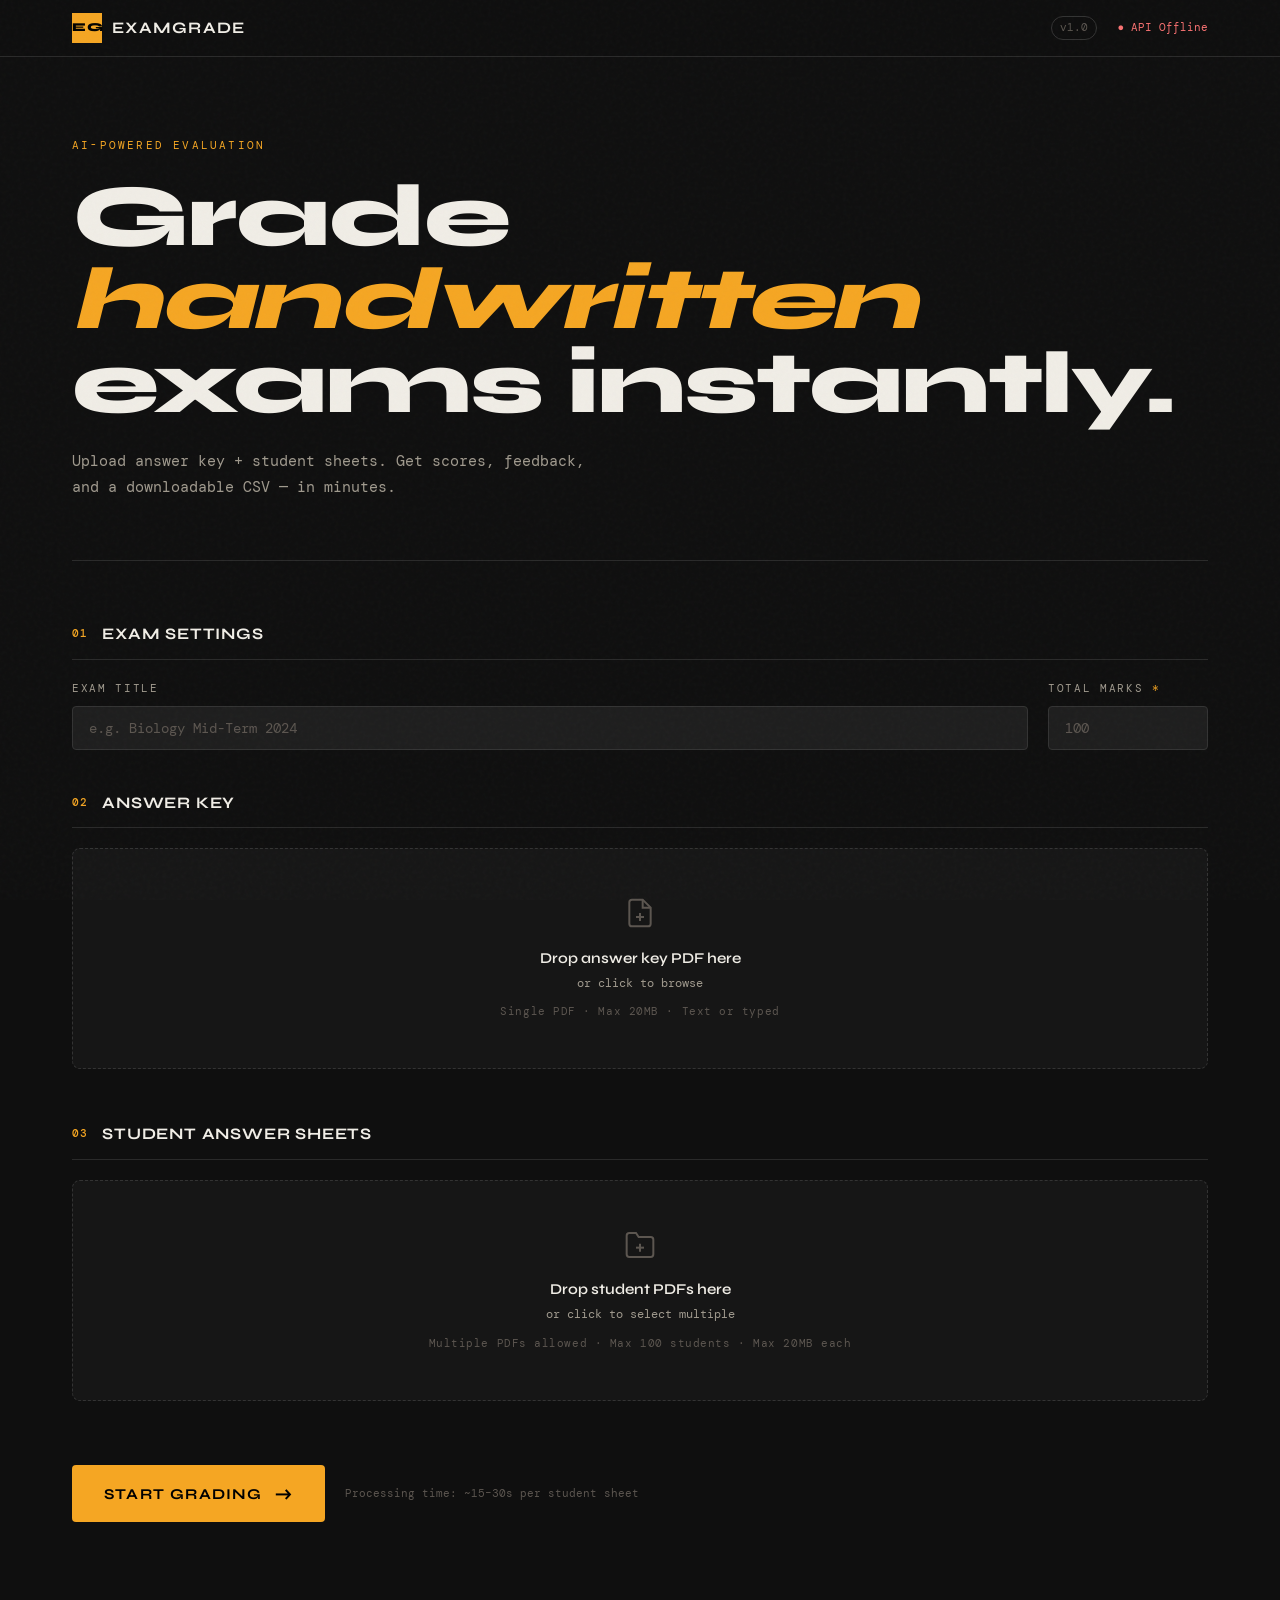
<file: frontend/index.html>
<!DOCTYPE html>
<html lang="en">
<head>
  <meta charset="UTF-8" />
  <meta name="viewport" content="width=device-width, initial-scale=1.0" />
  <title>ExamGrade — Automated Exam Evaluator</title>
  <link rel="preconnect" href="https://fonts.googleapis.com" />
  <link href="https://fonts.googleapis.com/css2?family=Syne:wght@400;600;700;800&family=DM+Mono:wght@300;400;500&display=swap" rel="stylesheet" />
  <link rel="stylesheet" href="css/style.css" />
</head>
<body>
  <div class="noise-overlay"></div>

  <header class="site-header">
    <div class="header-inner">
      <div class="logo">
        <span class="logo-mark">EG</span>
        <span class="logo-text">ExamGrade</span>
      </div>
      <nav class="header-nav">
        <span class="nav-tag">v1.0</span>
        <span class="nav-status" id="api-status">● Connecting...</span>
      </nav>
    </div>
  </header>

  <main class="main-content">
    <section class="hero">
      <div class="hero-label">AI-Powered Evaluation</div>
      <h1 class="hero-title">Grade<br/><em>handwritten</em><br/>exams instantly.</h1>
      <p class="hero-sub">Upload answer key + student sheets. Get scores, feedback, and a downloadable CSV — in minutes.</p>
    </section>

    <section class="upload-section">
      <form id="grade-form" class="grade-form">

        <!-- Exam Settings -->
        <div class="form-block">
          <div class="block-header">
            <span class="block-num">01</span>
            <span class="block-title">Exam Settings</span>
          </div>
          <div class="field-row">
            <div class="field-group">
              <label for="exam-title">Exam Title</label>
              <input type="text" id="exam-title" name="exam_title" placeholder="e.g. Biology Mid-Term 2024" />
            </div>
            <div class="field-group narrow">
              <label for="total-marks">Total Marks <span class="required">*</span></label>
              <input type="number" id="total-marks" name="total_marks" placeholder="100" min="1" max="1000" required />
            </div>
          </div>
        </div>

        <!-- Answer Key Upload -->
        <div class="form-block">
          <div class="block-header">
            <span class="block-num">02</span>
            <span class="block-title">Answer Key</span>
          </div>
          <div class="drop-zone" id="key-drop" data-target="answer-key-input">
            <div class="drop-icon">
              <svg width="32" height="32" viewBox="0 0 24 24" fill="none" stroke="currentColor" stroke-width="1.5">
                <path d="M14 2H6a2 2 0 0 0-2 2v16a2 2 0 0 0 2 2h12a2 2 0 0 0 2-2V8z"/>
                <polyline points="14 2 14 8 20 8"/>
                <line x1="12" y1="18" x2="12" y2="12"/>
                <line x1="9" y1="15" x2="15" y2="15"/>
              </svg>
            </div>
            <div class="drop-text">
              <strong>Drop answer key PDF here</strong>
              <span>or click to browse</span>
            </div>
            <div class="drop-hint">Single PDF · Max 20MB · Text or typed</div>
            <input type="file" id="answer-key-input" name="answer_key" accept=".pdf" required hidden />
          </div>
          <div class="file-preview" id="key-preview"></div>
        </div>

        <!-- Student Sheets Upload -->
        <div class="form-block">
          <div class="block-header">
            <span class="block-num">03</span>
            <span class="block-title">Student Answer Sheets</span>
          </div>
          <div class="drop-zone multi" id="sheets-drop" data-target="student-sheets-input">
            <div class="drop-icon">
              <svg width="32" height="32" viewBox="0 0 24 24" fill="none" stroke="currentColor" stroke-width="1.5">
                <path d="M22 19a2 2 0 0 1-2 2H4a2 2 0 0 1-2-2V5a2 2 0 0 1 2-2h5l2 3h9a2 2 0 0 1 2 2z"/>
                <line x1="12" y1="11" x2="12" y2="17"/>
                <line x1="9" y1="14" x2="15" y2="14"/>
              </svg>
            </div>
            <div class="drop-text">
              <strong>Drop student PDFs here</strong>
              <span>or click to select multiple</span>
            </div>
            <div class="drop-hint">Multiple PDFs allowed · Max 100 students · Max 20MB each</div>
            <input type="file" id="student-sheets-input" name="student_sheets" accept=".pdf" multiple required hidden />
          </div>
          <div class="sheets-list" id="sheets-list"></div>
        </div>

        <!-- Submit -->
        <div class="form-submit">
          <button type="submit" class="btn-grade" id="submit-btn">
            <span class="btn-text">Start Grading</span>
            <span class="btn-arrow">→</span>
          </button>
          <p class="submit-note">Processing time: ~15–30s per student sheet</p>
        </div>

      </form>
    </section>
  </main>

  <!-- Progress Overlay -->
  <div class="progress-overlay" id="progress-overlay" hidden>
    <div class="progress-panel">
      <div class="progress-header">
        <h2 class="progress-title">Grading in Progress</h2>
        <div class="progress-meta" id="progress-meta">Initializing...</div>
      </div>

      <div class="progress-bar-wrap">
        <div class="progress-bar" id="progress-bar" style="width:0%"></div>
      </div>

      <div class="progress-stats">
        <div class="stat-item">
          <span class="stat-val" id="stat-done">0</span>
          <span class="stat-lbl">Done</span>
        </div>
        <div class="stat-item">
          <span class="stat-val" id="stat-total">0</span>
          <span class="stat-lbl">Total</span>
        </div>
        <div class="stat-item">
          <span class="stat-val" id="stat-flagged">0</span>
          <span class="stat-lbl">Flagged</span>
        </div>
        <div class="stat-item">
          <span class="stat-val" id="stat-avg">—</span>
          <span class="stat-lbl">Avg Score</span>
        </div>
      </div>

      <div class="feed-log" id="feed-log"></div>

      <div class="progress-rubric" id="rubric-info"></div>
    </div>
  </div>

  <script src="js/upload.js"></script>
  <script src="js/progress.js"></script>
</body>
</html>
</file>
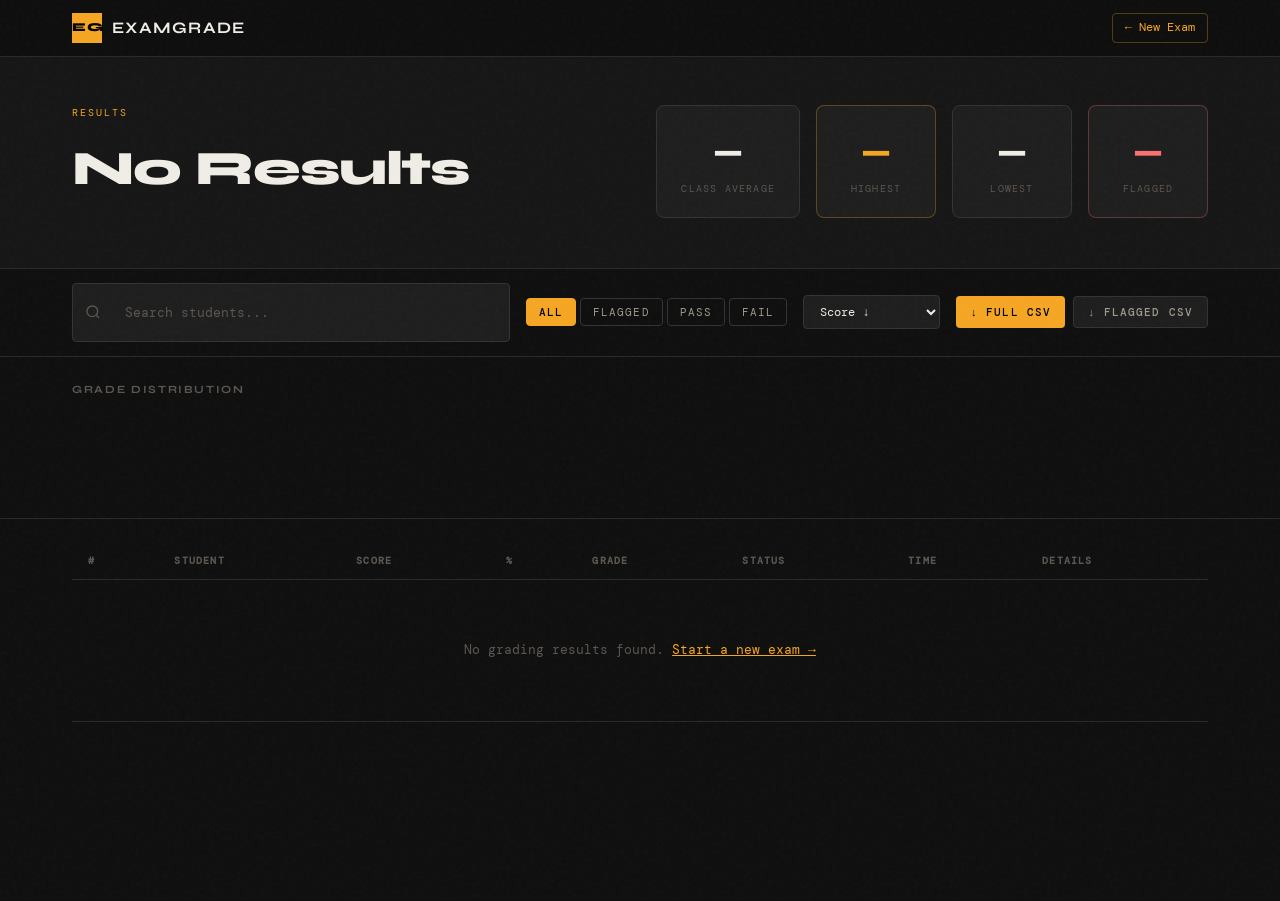
<file: frontend/results.html>
<!DOCTYPE html>
<html lang="en">
<head>
  <meta charset="UTF-8" />
  <meta name="viewport" content="width=device-width, initial-scale=1.0" />
  <title>Results — ExamGrade</title>
  <link rel="preconnect" href="https://fonts.googleapis.com" />
  <link href="https://fonts.googleapis.com/css2?family=Syne:wght@400;600;700;800&family=DM+Mono:wght@300;400;500&display=swap" rel="stylesheet" />
  <link rel="stylesheet" href="css/style.css" />
</head>
<body>
  <div class="noise-overlay"></div>

  <header class="site-header">
    <div class="header-inner">
      <div class="logo">
        <a href="index.html" style="text-decoration:none;display:flex;align-items:center;gap:10px">
          <span class="logo-mark">EG</span>
          <span class="logo-text">ExamGrade</span>
        </a>
      </div>
      <nav class="header-nav">
        <a href="index.html" class="nav-back">← New Exam</a>
      </nav>
    </div>
  </header>

  <main class="results-main">
    <!-- Summary Banner -->
    <section class="summary-banner" id="summary-banner">
      <div class="summary-inner">
        <div class="summary-heading">
          <div class="summary-label">Results</div>
          <h1 class="summary-title" id="summary-title">Loading...</h1>
          <div class="summary-tags" id="summary-tags"></div>
        </div>
        <div class="summary-metrics">
          <div class="metric-card">
            <div class="metric-val" id="m-avg">—</div>
            <div class="metric-lbl">Class Average</div>
          </div>
          <div class="metric-card highlight">
            <div class="metric-val" id="m-high">—</div>
            <div class="metric-lbl">Highest</div>
          </div>
          <div class="metric-card">
            <div class="metric-val" id="m-low">—</div>
            <div class="metric-lbl">Lowest</div>
          </div>
          <div class="metric-card warn">
            <div class="metric-val" id="m-flag">—</div>
            <div class="metric-lbl">Flagged</div>
          </div>
        </div>
      </div>
    </section>

    <!-- Controls -->
    <section class="results-controls">
      <div class="controls-inner">
        <div class="search-wrap">
          <svg width="16" height="16" viewBox="0 0 24 24" fill="none" stroke="currentColor" stroke-width="2"><circle cx="11" cy="11" r="8"/><line x1="21" y1="21" x2="16.65" y2="16.65"/></svg>
          <input type="text" id="search-input" placeholder="Search students..." />
        </div>
        <div class="filter-wrap">
          <button class="filter-btn active" data-filter="all">All</button>
          <button class="filter-btn" data-filter="flagged">Flagged</button>
          <button class="filter-btn" data-filter="pass">Pass</button>
          <button class="filter-btn" data-filter="fail">Fail</button>
        </div>
        <div class="sort-wrap">
          <select id="sort-select">
            <option value="score-desc">Score ↓</option>
            <option value="score-asc">Score ↑</option>
            <option value="name">Name A–Z</option>
            <option value="flagged">Flagged First</option>
          </select>
        </div>
        <div class="download-wrap">
          <button class="btn-download" id="btn-csv">↓ Full CSV</button>
          <button class="btn-download secondary" id="btn-flagged-csv">↓ Flagged CSV</button>
        </div>
      </div>
    </section>

    <!-- Grade Distribution -->
    <section class="distribution-section">
      <div class="dist-inner">
        <div class="dist-title">Grade Distribution</div>
        <div class="dist-chart" id="dist-chart">
          <!-- filled by JS -->
        </div>
      </div>
    </section>

    <!-- Results Table -->
    <section class="table-section">
      <div class="table-wrap">
        <table class="results-table" id="results-table">
          <thead>
            <tr>
              <th>#</th>
              <th>Student</th>
              <th>Score</th>
              <th>%</th>
              <th>Grade</th>
              <th>Status</th>
              <th>Time</th>
              <th>Details</th>
            </tr>
          </thead>
          <tbody id="results-tbody"></tbody>
        </table>
        <div class="empty-state" id="empty-state" hidden>No results match your filter.</div>
      </div>
    </section>

    <!-- Student Detail Drawer -->
    <div class="detail-drawer" id="detail-drawer" hidden>
      <div class="drawer-backdrop" id="drawer-backdrop"></div>
      <div class="drawer-panel">
        <div class="drawer-header">
          <div>
            <div class="drawer-name" id="drawer-name">Student Name</div>
            <div class="drawer-meta" id="drawer-meta"></div>
          </div>
          <button class="drawer-close" id="drawer-close">✕</button>
        </div>
        <div class="drawer-score-row">
          <div class="drawer-score-big" id="drawer-score-big">—/—</div>
          <div class="grade-badge" id="drawer-grade-badge">A</div>
        </div>
        <div class="drawer-questions" id="drawer-questions"></div>
      </div>
    </div>
  </main>

  <script src="js/results.js"></script>
</body>
</html>
</file>
<file: frontend/css/style.css>
/* ================================================================
   ExamGrade — Industrial Editorial Design
   Syne display + DM Mono body | Deep charcoal + Amber accents
   ================================================================ */

:root {
  --bg: #0f0f0f;
  --bg-2: #161616;
  --bg-3: #1e1e1e;
  --bg-4: #242424;
  --border: #2a2a2a;
  --border-light: #333;
  --amber: #f5a623;
  --amber-dim: #c47d10;
  --amber-glow: rgba(245, 166, 35, 0.12);
  --amber-border: rgba(245, 166, 35, 0.3);
  --text: #f0ede6;
  --text-2: #a09a8e;
  --text-3: #5c5650;
  --green: #4ade80;
  --green-dim: rgba(74, 222, 128, 0.1);
  --red: #f87171;
  --red-dim: rgba(248, 113, 113, 0.1);
  --blue: #60a5fa;
  --font-display: 'Syne', sans-serif;
  --font-mono: 'DM Mono', monospace;
  --radius: 4px;
  --radius-lg: 8px;
}

*, *::before, *::after { box-sizing: border-box; margin: 0; padding: 0; }

html { scroll-behavior: smooth; }

body {
  background: var(--bg);
  color: var(--text);
  font-family: var(--font-mono);
  font-size: 14px;
  line-height: 1.6;
  min-height: 100vh;
  overflow-x: hidden;
}

/* Noise texture overlay */
.noise-overlay {
  position: fixed;
  inset: 0;
  background-image: url("data:image/svg+xml,%3Csvg viewBox='0 0 256 256' xmlns='http://www.w3.org/2000/svg'%3E%3Cfilter id='noise'%3E%3CfeTurbulence type='fractalNoise' baseFrequency='0.9' numOctaves='4' stitchTiles='stitch'/%3E%3C/filter%3E%3Crect width='100%25' height='100%25' filter='url(%23noise)' opacity='0.04'/%3E%3C/svg%3E");
  pointer-events: none;
  z-index: 999;
  opacity: 0.6;
}

/* ================================================================ HEADER */
.site-header {
  position: sticky;
  top: 0;
  z-index: 100;
  background: rgba(15,15,15,0.9);
  backdrop-filter: blur(12px);
  border-bottom: 1px solid var(--border);
}

.header-inner {
  max-width: 1200px;
  margin: 0 auto;
  padding: 0 32px;
  height: 56px;
  display: flex;
  align-items: center;
  justify-content: space-between;
}

.logo {
  display: flex;
  align-items: center;
  gap: 10px;
}

.logo-mark {
  width: 30px;
  height: 30px;
  background: var(--amber);
  color: #000;
  font-family: var(--font-display);
  font-weight: 800;
  font-size: 12px;
  display: grid;
  place-items: center;
  letter-spacing: 0.05em;
}

.logo-text {
  font-family: var(--font-display);
  font-weight: 700;
  font-size: 16px;
  letter-spacing: 0.08em;
  text-transform: uppercase;
  color: var(--text);
}

.header-nav {
  display: flex;
  align-items: center;
  gap: 20px;
}

.nav-tag {
  font-family: var(--font-mono);
  font-size: 11px;
  color: var(--text-3);
  border: 1px solid var(--border-light);
  padding: 2px 8px;
  border-radius: 20px;
}

.nav-status {
  font-size: 11px;
  color: var(--text-3);
}

.nav-status.ok { color: var(--green); }
.nav-status.err { color: var(--red); }

.nav-back {
  font-family: var(--font-mono);
  font-size: 12px;
  color: var(--amber);
  text-decoration: none;
  border: 1px solid var(--amber-border);
  padding: 4px 12px;
  border-radius: var(--radius);
  transition: background 0.2s;
}

.nav-back:hover { background: var(--amber-glow); }

/* ================================================================ HERO */
.main-content {
  max-width: 1200px;
  margin: 0 auto;
  padding: 0 32px 80px;
}

.hero {
  padding: 80px 0 60px;
  border-bottom: 1px solid var(--border);
  margin-bottom: 60px;
}

.hero-label {
  font-size: 11px;
  letter-spacing: 0.2em;
  text-transform: uppercase;
  color: var(--amber);
  margin-bottom: 20px;
  font-family: var(--font-mono);
}

.hero-title {
  font-family: var(--font-display);
  font-weight: 800;
  font-size: clamp(48px, 7vw, 88px);
  line-height: 0.95;
  letter-spacing: -0.02em;
  color: var(--text);
  margin-bottom: 24px;
}

.hero-title em {
  font-style: italic;
  color: var(--amber);
}

.hero-sub {
  font-family: var(--font-mono);
  font-size: 15px;
  color: var(--text-2);
  max-width: 520px;
  line-height: 1.7;
}

/* ================================================================ FORM */
.grade-form {
  display: flex;
  flex-direction: column;
  gap: 40px;
}

.form-block {
  animation: slideIn 0.4s ease both;
}

.form-block:nth-child(1) { animation-delay: 0.05s; }
.form-block:nth-child(2) { animation-delay: 0.1s; }
.form-block:nth-child(3) { animation-delay: 0.15s; }

@keyframes slideIn {
  from { opacity: 0; transform: translateY(16px); }
  to { opacity: 1; transform: translateY(0); }
}

.block-header {
  display: flex;
  align-items: center;
  gap: 14px;
  margin-bottom: 20px;
  padding-bottom: 12px;
  border-bottom: 1px solid var(--border);
}

.block-num {
  font-family: var(--font-mono);
  font-size: 11px;
  color: var(--amber);
  font-weight: 500;
  letter-spacing: 0.1em;
}

.block-title {
  font-family: var(--font-display);
  font-weight: 700;
  font-size: 16px;
  letter-spacing: 0.05em;
  text-transform: uppercase;
  color: var(--text);
}

.field-row {
  display: flex;
  gap: 20px;
}

.field-group {
  display: flex;
  flex-direction: column;
  gap: 8px;
  flex: 1;
}

.field-group.narrow { flex: 0 0 160px; }

label {
  font-size: 11px;
  text-transform: uppercase;
  letter-spacing: 0.15em;
  color: var(--text-2);
  font-family: var(--font-mono);
}

.required { color: var(--amber); }

input[type="text"],
input[type="number"] {
  background: var(--bg-3);
  border: 1px solid var(--border-light);
  color: var(--text);
  font-family: var(--font-mono);
  font-size: 14px;
  padding: 12px 16px;
  border-radius: var(--radius);
  outline: none;
  transition: border-color 0.2s, box-shadow 0.2s;
  width: 100%;
}

input[type="text"]:focus,
input[type="number"]:focus {
  border-color: var(--amber);
  box-shadow: 0 0 0 3px var(--amber-glow);
}

input::placeholder { color: var(--text-3); }

/* ================================================================ DROP ZONES */
.drop-zone {
  border: 1px dashed var(--border-light);
  border-radius: var(--radius-lg);
  padding: 48px 32px;
  display: flex;
  flex-direction: column;
  align-items: center;
  gap: 10px;
  cursor: pointer;
  background: var(--bg-2);
  transition: border-color 0.2s, background 0.2s;
  position: relative;
}

.drop-zone:hover,
.drop-zone.dragover {
  border-color: var(--amber);
  background: var(--amber-glow);
}

.drop-zone.has-file {
  border-color: var(--green);
  background: var(--green-dim);
}

.drop-icon {
  color: var(--text-3);
  transition: color 0.2s;
}

.drop-zone:hover .drop-icon,
.drop-zone.dragover .drop-icon { color: var(--amber); }
.drop-zone.has-file .drop-icon { color: var(--green); }

.drop-text {
  text-align: center;
  display: flex;
  flex-direction: column;
  gap: 4px;
}

.drop-text strong {
  font-family: var(--font-display);
  font-size: 15px;
  font-weight: 600;
  color: var(--text);
}

.drop-text span {
  font-size: 12px;
  color: var(--text-2);
}

.drop-hint {
  font-size: 11px;
  color: var(--text-3);
  letter-spacing: 0.05em;
}

/* File Previews */
.file-preview {
  margin-top: 12px;
}

.file-chip {
  display: inline-flex;
  align-items: center;
  gap: 8px;
  background: var(--bg-3);
  border: 1px solid var(--border-light);
  border-radius: var(--radius);
  padding: 6px 12px;
  font-size: 12px;
  color: var(--text);
  animation: chipIn 0.2s ease;
}

@keyframes chipIn {
  from { opacity: 0; transform: scale(0.95); }
  to { opacity: 1; transform: scale(1); }
}

.file-chip .chip-icon { color: var(--amber); font-size: 14px; }
.file-chip .chip-remove {
  color: var(--text-3);
  cursor: pointer;
  font-size: 16px;
  line-height: 1;
  margin-left: 4px;
}
.file-chip .chip-remove:hover { color: var(--red); }

.sheets-list {
  display: flex;
  flex-wrap: wrap;
  gap: 8px;
  margin-top: 12px;
}

.sheet-chip {
  display: flex;
  align-items: center;
  gap: 6px;
  background: var(--bg-3);
  border: 1px solid var(--border-light);
  border-radius: var(--radius);
  padding: 5px 10px;
  font-size: 11px;
  color: var(--text-2);
  animation: chipIn 0.15s ease;
}

.sheets-count-badge {
  background: var(--amber);
  color: #000;
  font-family: var(--font-display);
  font-weight: 700;
  font-size: 11px;
  padding: 3px 8px;
  border-radius: 20px;
  margin-left: 8px;
}

/* ================================================================ SUBMIT */
.form-submit {
  display: flex;
  align-items: center;
  gap: 20px;
  padding-top: 12px;
}

.btn-grade {
  display: flex;
  align-items: center;
  gap: 12px;
  background: var(--amber);
  color: #000;
  font-family: var(--font-display);
  font-weight: 700;
  font-size: 15px;
  letter-spacing: 0.08em;
  text-transform: uppercase;
  border: none;
  padding: 16px 32px;
  border-radius: var(--radius);
  cursor: pointer;
  transition: transform 0.15s, box-shadow 0.15s;
  position: relative;
  overflow: hidden;
}

.btn-grade::after {
  content: '';
  position: absolute;
  inset: 0;
  background: rgba(255,255,255,0);
  transition: background 0.2s;
}

.btn-grade:hover {
  transform: translateY(-2px);
  box-shadow: 0 8px 24px rgba(245,166,35,0.3);
}

.btn-grade:active { transform: translateY(0); }

.btn-grade:disabled {
  opacity: 0.4;
  cursor: not-allowed;
  transform: none;
  box-shadow: none;
}

.btn-arrow {
  font-size: 20px;
  transition: transform 0.2s;
}

.btn-grade:hover .btn-arrow { transform: translateX(4px); }

.submit-note {
  font-size: 11px;
  color: var(--text-3);
  font-family: var(--font-mono);
}

/* ================================================================ PROGRESS OVERLAY */
.progress-overlay {
  position: fixed;
  inset: 0;
  background: rgba(0,0,0,0.7);
  backdrop-filter: blur(8px);
  z-index: 200;
  display: flex;
  align-items: center;
  justify-content: center;
  padding: 20px;
}

.progress-overlay[hidden] { display: none !important; }

.progress-panel {
  background: var(--bg-2);
  border: 1px solid var(--border-light);
  border-radius: var(--radius-lg);
  width: 100%;
  max-width: 680px;
  padding: 40px;
  max-height: 85vh;
  overflow-y: auto;
  display: flex;
  flex-direction: column;
  gap: 24px;
}

.progress-header {
  display: flex;
  flex-direction: column;
  gap: 6px;
}

.progress-title {
  font-family: var(--font-display);
  font-weight: 700;
  font-size: 22px;
  letter-spacing: 0.05em;
  text-transform: uppercase;
  color: var(--text);
}

.progress-meta {
  font-size: 12px;
  color: var(--text-2);
  font-family: var(--font-mono);
}

.progress-bar-wrap {
  height: 4px;
  background: var(--bg-4);
  border-radius: 2px;
  overflow: hidden;
}

.progress-bar {
  height: 100%;
  background: var(--amber);
  border-radius: 2px;
  transition: width 0.4s ease;
  box-shadow: 0 0 12px var(--amber);
}

.progress-stats {
  display: grid;
  grid-template-columns: repeat(4, 1fr);
  gap: 12px;
}

.stat-item {
  background: var(--bg-3);
  border: 1px solid var(--border);
  border-radius: var(--radius);
  padding: 12px;
  text-align: center;
}

.stat-val {
  font-family: var(--font-display);
  font-size: 24px;
  font-weight: 700;
  color: var(--amber);
  display: block;
}

.stat-lbl {
  font-size: 10px;
  text-transform: uppercase;
  letter-spacing: 0.12em;
  color: var(--text-3);
  display: block;
  margin-top: 2px;
}

.feed-log {
  background: var(--bg);
  border: 1px solid var(--border);
  border-radius: var(--radius);
  padding: 16px;
  max-height: 200px;
  overflow-y: auto;
  display: flex;
  flex-direction: column;
  gap: 6px;
  font-family: var(--font-mono);
  font-size: 11px;
}

.log-entry {
  display: flex;
  gap: 10px;
  align-items: flex-start;
  animation: fadeIn 0.2s ease;
}

@keyframes fadeIn {
  from { opacity: 0; }
  to { opacity: 1; }
}

.log-time { color: var(--text-3); flex-shrink: 0; }
.log-msg { color: var(--text-2); }
.log-msg.success { color: var(--green); }
.log-msg.error { color: var(--red); }
.log-msg.info { color: var(--amber); }

.progress-rubric {
  background: var(--bg-3);
  border: 1px solid var(--border);
  border-radius: var(--radius);
  padding: 16px;
  font-size: 11px;
  color: var(--text-2);
  display: none;
}

.progress-rubric.visible { display: block; }

.rubric-row {
  display: flex;
  gap: 8px;
  margin-bottom: 4px;
}

.rubric-key { color: var(--text-3); flex: 0 0 120px; }
.rubric-val { color: var(--amber); font-weight: 500; }

/* ================================================================ RESULTS PAGE */
.results-main {
  min-height: calc(100vh - 56px);
}

.summary-banner {
  background: var(--bg-2);
  border-bottom: 1px solid var(--border);
}

.summary-inner {
  max-width: 1200px;
  margin: 0 auto;
  padding: 48px 32px;
  display: flex;
  align-items: flex-start;
  justify-content: space-between;
  gap: 40px;
  flex-wrap: wrap;
}

.summary-label {
  font-size: 10px;
  letter-spacing: 0.2em;
  text-transform: uppercase;
  color: var(--amber);
  margin-bottom: 10px;
}

.summary-title {
  font-family: var(--font-display);
  font-weight: 800;
  font-size: clamp(28px, 4vw, 48px);
  letter-spacing: -0.02em;
  color: var(--text);
  margin-bottom: 12px;
}

.summary-tags {
  display: flex;
  gap: 8px;
  flex-wrap: wrap;
}

.tag {
  font-size: 10px;
  text-transform: uppercase;
  letter-spacing: 0.12em;
  padding: 3px 10px;
  border-radius: 20px;
  border: 1px solid var(--border-light);
  color: var(--text-2);
}

.tag.amber { border-color: var(--amber-border); color: var(--amber); }

.summary-metrics {
  display: flex;
  gap: 16px;
  flex-shrink: 0;
}

.metric-card {
  background: var(--bg-3);
  border: 1px solid var(--border-light);
  border-radius: var(--radius-lg);
  padding: 20px 24px;
  min-width: 120px;
  text-align: center;
}

.metric-card.highlight { border-color: var(--amber-border); }
.metric-card.warn { border-color: rgba(248,113,113,0.3); }

.metric-val {
  font-family: var(--font-display);
  font-size: 32px;
  font-weight: 800;
  color: var(--text);
  display: block;
}

.metric-card.highlight .metric-val { color: var(--amber); }
.metric-card.warn .metric-val { color: var(--red); }

.metric-lbl {
  font-size: 10px;
  text-transform: uppercase;
  letter-spacing: 0.12em;
  color: var(--text-3);
  margin-top: 4px;
}

/* ================================================================ CONTROLS */
.results-controls {
  border-bottom: 1px solid var(--border);
  background: var(--bg);
  position: sticky;
  top: 56px;
  z-index: 50;
}

.controls-inner {
  max-width: 1200px;
  margin: 0 auto;
  padding: 14px 32px;
  display: flex;
  align-items: center;
  gap: 16px;
  flex-wrap: wrap;
}

.search-wrap {
  display: flex;
  align-items: center;
  gap: 8px;
  background: var(--bg-3);
  border: 1px solid var(--border-light);
  border-radius: var(--radius);
  padding: 8px 12px;
  flex: 1;
  min-width: 200px;
  color: var(--text-3);
}

.search-wrap input {
  background: none;
  border: none;
  outline: none;
  color: var(--text);
  font-family: var(--font-mono);
  font-size: 13px;
  flex: 1;
  width: 100%;
}

.search-wrap input::placeholder { color: var(--text-3); }

.filter-wrap {
  display: flex;
  gap: 4px;
}

.filter-btn {
  font-family: var(--font-mono);
  font-size: 11px;
  text-transform: uppercase;
  letter-spacing: 0.1em;
  padding: 6px 12px;
  border-radius: var(--radius);
  border: 1px solid var(--border-light);
  background: none;
  color: var(--text-2);
  cursor: pointer;
  transition: all 0.15s;
}

.filter-btn:hover { border-color: var(--amber); color: var(--amber); }
.filter-btn.active { background: var(--amber); border-color: var(--amber); color: #000; font-weight: 500; }

.sort-wrap select {
  background: var(--bg-3);
  border: 1px solid var(--border-light);
  color: var(--text);
  font-family: var(--font-mono);
  font-size: 12px;
  padding: 7px 12px;
  border-radius: var(--radius);
  outline: none;
  cursor: pointer;
}

.download-wrap {
  display: flex;
  gap: 8px;
  margin-left: auto;
}

.btn-download {
  font-family: var(--font-mono);
  font-size: 11px;
  text-transform: uppercase;
  letter-spacing: 0.1em;
  padding: 8px 14px;
  border-radius: var(--radius);
  background: var(--amber);
  color: #000;
  border: none;
  cursor: pointer;
  font-weight: 500;
  transition: opacity 0.15s, transform 0.15s;
}

.btn-download:hover { opacity: 0.85; transform: translateY(-1px); }
.btn-download.secondary { background: var(--bg-3); border: 1px solid var(--border-light); color: var(--text-2); }
.btn-download.secondary:hover { border-color: var(--amber); color: var(--amber); }

/* ================================================================ DISTRIBUTION CHART */
.distribution-section {
  border-bottom: 1px solid var(--border);
}

.dist-inner {
  max-width: 1200px;
  margin: 0 auto;
  padding: 24px 32px;
}

.dist-title {
  font-family: var(--font-display);
  font-weight: 700;
  font-size: 11px;
  letter-spacing: 0.15em;
  text-transform: uppercase;
  color: var(--text-3);
  margin-bottom: 16px;
}

.dist-chart {
  display: flex;
  gap: 12px;
  align-items: flex-end;
  height: 80px;
}

.dist-bar-wrap {
  display: flex;
  flex-direction: column;
  align-items: center;
  gap: 6px;
  flex: 1;
}

.dist-bar {
  width: 100%;
  background: var(--amber);
  border-radius: 2px 2px 0 0;
  min-height: 4px;
  transition: height 0.5s ease;
  position: relative;
}

.dist-bar:hover::after {
  content: attr(data-count);
  position: absolute;
  top: -24px;
  left: 50%;
  transform: translateX(-50%);
  background: var(--bg-4);
  border: 1px solid var(--border-light);
  padding: 2px 6px;
  border-radius: 3px;
  font-size: 11px;
  white-space: nowrap;
}

.dist-label {
  font-size: 11px;
  font-family: var(--font-display);
  font-weight: 700;
  color: var(--text-2);
}

.dist-count {
  font-size: 10px;
  color: var(--text-3);
}

/* ================================================================ TABLE */
.table-section {
  max-width: 1200px;
  margin: 0 auto;
  padding: 24px 32px 80px;
}

.table-wrap {
  overflow-x: auto;
}

.results-table {
  width: 100%;
  border-collapse: collapse;
  font-size: 13px;
}

.results-table th {
  font-family: var(--font-mono);
  font-size: 10px;
  text-transform: uppercase;
  letter-spacing: 0.12em;
  color: var(--text-3);
  text-align: left;
  padding: 10px 16px;
  border-bottom: 1px solid var(--border);
  white-space: nowrap;
}

.results-table td {
  padding: 14px 16px;
  border-bottom: 1px solid var(--border);
  vertical-align: middle;
  color: var(--text-2);
}

.results-table tbody tr {
  transition: background 0.15s;
}

.results-table tbody tr:hover {
  background: var(--bg-2);
}

.results-table tbody tr.flagged {
  border-left: 2px solid var(--red);
}

.student-name-cell {
  font-family: var(--font-display);
  font-weight: 600;
  font-size: 14px;
  color: var(--text);
}

.score-cell {
  font-family: var(--font-mono);
  font-weight: 500;
  color: var(--text);
}

.pct-cell {
  font-family: var(--font-display);
  font-weight: 700;
  font-size: 16px;
}

.grade-pill {
  display: inline-block;
  font-family: var(--font-display);
  font-weight: 800;
  font-size: 13px;
  padding: 3px 10px;
  border-radius: 3px;
  min-width: 32px;
  text-align: center;
}

.grade-A { background: rgba(74,222,128,0.15); color: #4ade80; }
.grade-B { background: rgba(245,166,35,0.15); color: #f5a623; }
.grade-C { background: rgba(96,165,250,0.15); color: #60a5fa; }
.grade-D { background: rgba(251,191,36,0.12); color: #fbbf24; }
.grade-F { background: rgba(248,113,113,0.15); color: #f87171; }

.status-badge {
  display: inline-flex;
  align-items: center;
  gap: 5px;
  font-size: 10px;
  text-transform: uppercase;
  letter-spacing: 0.1em;
  padding: 3px 8px;
  border-radius: 3px;
}

.status-ok { background: var(--green-dim); color: var(--green); }
.status-flag { background: var(--red-dim); color: var(--red); }
.status-fail { background: var(--red-dim); color: var(--red); }

.btn-detail {
  font-family: var(--font-mono);
  font-size: 11px;
  text-transform: uppercase;
  letter-spacing: 0.08em;
  padding: 5px 12px;
  background: none;
  border: 1px solid var(--border-light);
  color: var(--text-2);
  border-radius: var(--radius);
  cursor: pointer;
  transition: all 0.15s;
}

.btn-detail:hover { border-color: var(--amber); color: var(--amber); }

.empty-state {
  text-align: center;
  padding: 60px;
  color: var(--text-3);
  font-family: var(--font-mono);
  font-size: 13px;
}

/* ================================================================ DRAWER */
.detail-drawer {
  position: fixed;
  inset: 0;
  z-index: 300;
  display: flex;
  justify-content: flex-end;
}

.detail-drawer[hidden] { display: none !important; }

.drawer-backdrop {
  position: absolute;
  inset: 0;
  background: rgba(0,0,0,0.5);
  backdrop-filter: blur(4px);
}

.drawer-panel {
  position: relative;
  z-index: 1;
  width: 480px;
  max-width: 95vw;
  background: var(--bg-2);
  border-left: 1px solid var(--border-light);
  height: 100%;
  overflow-y: auto;
  animation: drawerIn 0.25s ease;
}

@keyframes drawerIn {
  from { transform: translateX(100%); }
  to { transform: translateX(0); }
}

.drawer-header {
  padding: 24px 24px 16px;
  border-bottom: 1px solid var(--border);
  display: flex;
  justify-content: space-between;
  align-items: flex-start;
  gap: 16px;
}

.drawer-name {
  font-family: var(--font-display);
  font-weight: 700;
  font-size: 20px;
  color: var(--text);
}

.drawer-meta {
  font-size: 11px;
  color: var(--text-3);
  margin-top: 4px;
}

.drawer-close {
  background: none;
  border: 1px solid var(--border-light);
  color: var(--text-2);
  width: 32px;
  height: 32px;
  border-radius: var(--radius);
  cursor: pointer;
  font-size: 14px;
  flex-shrink: 0;
  transition: all 0.15s;
}

.drawer-close:hover { border-color: var(--amber); color: var(--amber); }

.drawer-score-row {
  padding: 24px;
  display: flex;
  align-items: center;
  gap: 20px;
  border-bottom: 1px solid var(--border);
}

.drawer-score-big {
  font-family: var(--font-display);
  font-weight: 800;
  font-size: 48px;
  color: var(--text);
  letter-spacing: -0.02em;
}

.grade-badge {
  font-family: var(--font-display);
  font-weight: 800;
  font-size: 28px;
  width: 56px;
  height: 56px;
  display: grid;
  place-items: center;
  border-radius: var(--radius-lg);
}

.drawer-questions {
  padding: 16px 24px 40px;
  display: flex;
  flex-direction: column;
  gap: 10px;
}

.q-card {
  background: var(--bg-3);
  border: 1px solid var(--border);
  border-radius: var(--radius);
  padding: 14px;
  animation: fadeIn 0.2s ease;
}

.q-card.flagged { border-color: rgba(248,113,113,0.4); }
.q-card.correct { border-left: 3px solid var(--green); }
.q-card.incorrect { border-left: 3px solid var(--red); }
.q-card.partial { border-left: 3px solid var(--amber); }

.q-header {
  display: flex;
  justify-content: space-between;
  align-items: center;
  margin-bottom: 10px;
}

.q-num {
  font-family: var(--font-display);
  font-weight: 700;
  font-size: 12px;
  color: var(--text-3);
  text-transform: uppercase;
  letter-spacing: 0.1em;
}

.q-score {
  font-family: var(--font-mono);
  font-size: 13px;
  color: var(--amber);
  font-weight: 500;
}

.q-row {
  display: flex;
  gap: 8px;
  margin-bottom: 6px;
  font-size: 12px;
}

.q-label { color: var(--text-3); flex: 0 0 80px; }
.q-value { color: var(--text-2); }

.q-feedback {
  font-size: 12px;
  color: var(--text-2);
  background: var(--bg-4);
  border-radius: var(--radius);
  padding: 8px 10px;
  margin-top: 8px;
  line-height: 1.5;
}

.review-flag {
  display: inline-flex;
  align-items: center;
  gap: 4px;
  font-size: 10px;
  color: var(--red);
  background: var(--red-dim);
  padding: 2px 8px;
  border-radius: 3px;
  margin-top: 8px;
  text-transform: uppercase;
  letter-spacing: 0.1em;
}

/* Scrollbar styling */
::-webkit-scrollbar { width: 5px; height: 5px; }
::-webkit-scrollbar-track { background: var(--bg); }
::-webkit-scrollbar-thumb { background: var(--border-light); border-radius: 3px; }
::-webkit-scrollbar-thumb:hover { background: var(--text-3); }

/* Responsive */
@media (max-width: 768px) {
  .header-inner { padding: 0 16px; }
  .main-content { padding: 0 16px 60px; }
  .hero { padding: 48px 0 40px; }
  .hero-title { font-size: 40px; }
  .field-row { flex-direction: column; }
  .field-group.narrow { flex: 1; }
  .summary-inner { flex-direction: column; }
  .summary-metrics { flex-wrap: wrap; }
  .controls-inner { gap: 10px; }
  .download-wrap { margin-left: 0; }
  .progress-stats { grid-template-columns: repeat(2, 1fr); }
  .table-section { padding: 16px 16px 60px; }
}
</file>
